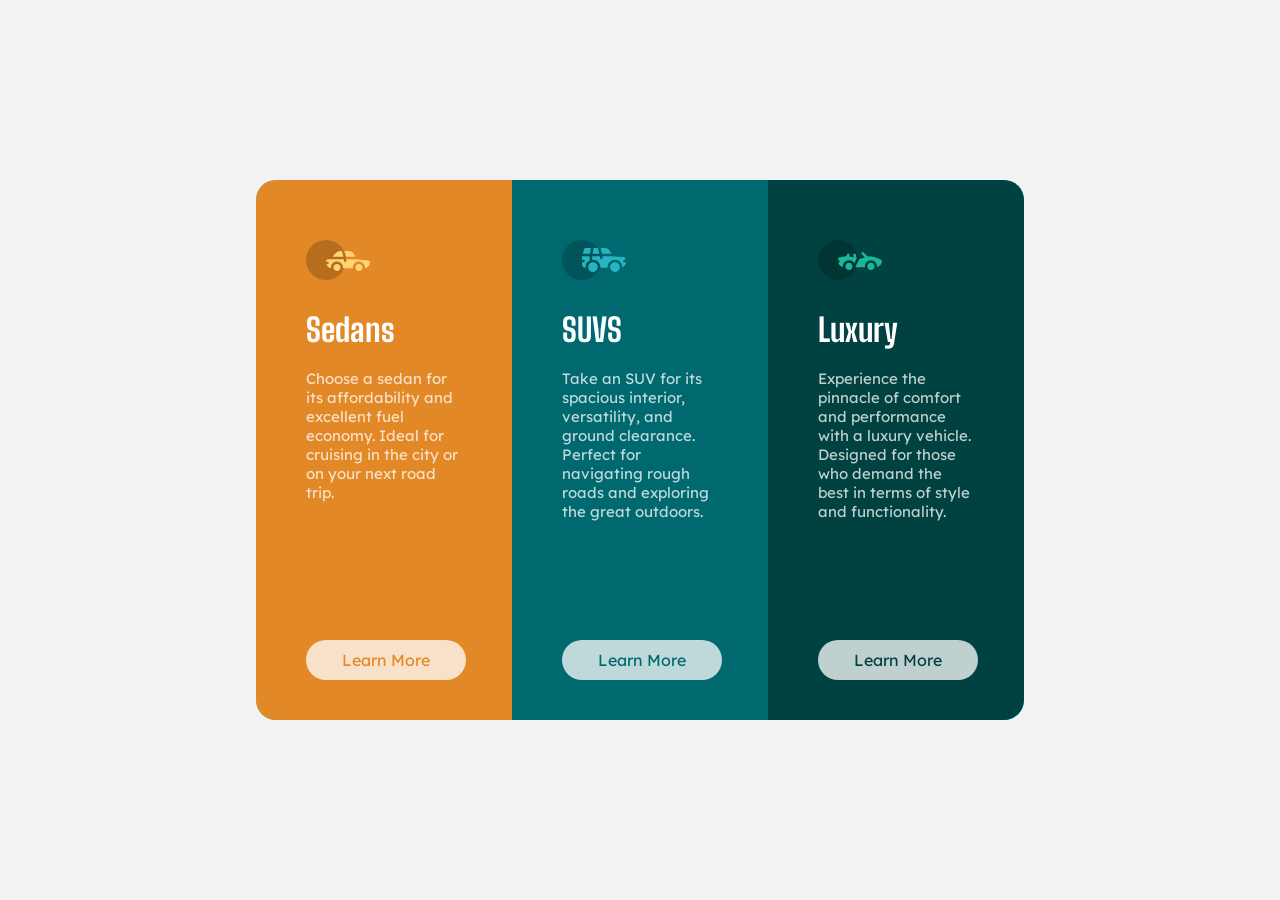
<file: index.html>
<!DOCTYPE html>
<html lang="en">
<head>
    <meta charset="UTF-8">
    <meta name="viewport" content="width=device-width, initial-scale=1.0">
    <title>Document</title>
    <link rel="preconnect" href="https://fonts.googleapis.com">
    <link rel="preconnect" href="https://fonts.googleapis.com">
    <link rel="preconnect" href="https://fonts.gstatic.com" crossorigin>
    <link href="https://fonts.googleapis.com/css2?family=Lexend+Deca:wght@100..900&display=swap" rel="stylesheet">
    <link rel="preconnect" href="https://fonts.googleapis.com">
    <link rel="preconnect" href="https://fonts.gstatic.com" crossorigin>
    <link href="https://fonts.googleapis.com/css2?family=Big+Shoulders:opsz,wght@10..72,100..900&family=Lexend+Deca:wght@100..900&display=swap" rel="stylesheet">
    <link rel="stylesheet" href="styles.css">
</head>
<body>
    <div class="main-box">
        <div class="sedans">
        <img class="section-icon" src="images/icon-sedans.svg" alt="sedans icon">
            <h2 class="section-title">Sedans</h2>
            <p class="section-text">Choose a sedan for its affordability and excellent fuel economy. Ideal for cruising in the city or on your next road trip.</p>
            <div class="learn-more-sedans">
                <p class="learn-more-text">Learn More</p>
            </div>
        </div>
        <div class="suvs">
            <img class="section-icon" src="images/icon-suvs.svg" alt="suvs icon">
            <h2 class="section-title">SUVS</h2>   
            <p class="section-text">Take an SUV for its spacious interior, versatility, and ground clearance. Perfect for navigating rough roads and exploring the great outdoors.</p>
            <div class="learn-more-suvs">
                <p class="learn-more-text">Learn More</p>
            </div>
        </div>
        <div class="luxury">
            <img class="section-icon" src="images/icon-luxury.svg" alt="luxury icon">
            <h2 class="section-title">Luxury</h2>
            <p class="section-text">Experience the pinnacle of comfort and performance with a luxury vehicle. Designed for those who demand the best in terms of style and functionality.</p>
            <div class="learn-more-luxury">
                <p class="learn-more-text">Learn More</p>
            </div>
        </div>
    </div>
</body>
</html>
</file>
<file: styles.css>
* {
    padding: 0;
    margin: 0;
    box-sizing: border-box;
}

body {
    background-color: hsl(0, 0%, 95%);
    min-height: 100vh;
    display: flex;
    justify-content: center;
    align-items: center;
}
/* font for the paragraphs */
.lexend-deca {
    font-family: 'Lexend Deca', sans-serif;
    font-weight: 400;
}
/* font for the headings */
.big-shoulders {
    font-family: 'Big Shoulders', cursive;
    font-weight: 700;
}
/* main box that contains the three boxes */
.main-box {

    width: 60vw;
    height: 60vh;
    background-color: aqua;
    display: flex;
    grid-row: 3;
    border-radius: 20px;
    overflow: hidden;
}
/* the three boxes inside the main box */
.sedans {
    background-color: hsl(31, 77%, 52%);
    flex: 1;
    display: flex;
    flex-direction: column;
}


.suvs {
    background-color: hsl(184, 100%, 22%);
    flex: 1;
    display: flex;
    flex-direction: column;
}

.luxury {
    background-color: hsl(179, 100%, 13%);
    flex: 1;
    display: flex;
    flex-direction: column;
}
/* the heading inside the three boxes */
.section-title {
    font-family: 'Big Shoulders', cursive;
    font-weight: 700;
    font-size: 2rem;
    color: white;
    margin-left: 50px;
    margin-top: 30px;
}
/* the icon inside the three boxes */
.section-icon {
    display: block;
    margin: 60px auto 0 50px;
}
/* the paragraph inside the three boxes */
.section-text {
    font-family: 'Lexend Deca', sans-serif;
    font-weight: 400;
    font-size: 15px;
    color: hsla(0, 0%, 100%, 0.75);
    margin-left: 50px;
    margin-top: 20px;
    width: 60%;
}
/* the "learn more" button inside the three boxes */
.learn-more-sedans {
    color: hsl(31, 77%, 52%);
    font-family: 'Lexend Deca', sans-serif;
    background-color: hsla(0, 0%, 100%, 0.75);
    width: 160px;
    height: 40px;
    border-radius: 20px;
    margin-left: 50px;
    margin-top: auto;
    margin-bottom: 40px;
    padding: 70px auto;
    display: flex;
    justify-content: center;
    align-items: center;
}

.learn-more-suvs {
   color: hsl(184, 100%, 22%);
    font-family: 'Lexend Deca', sans-serif;
    background-color: hsla(0, 0%, 100%, 0.75);
    width: 160px;
    height: 40px;
    border-radius: 20px;
    margin-left: 50px;
    margin-top: auto;
    margin-bottom: 40px;
    padding: 70px auto;
    display: flex;
    justify-content: center;
    align-items: center;
}

.learn-more-luxury {
    color: hsl(179, 100%, 13%);
    font-family: 'Lexend Deca', sans-serif;
    background-color: hsla(0, 0%, 100%, 0.75);
    width: 160px;
    height: 40px;
    border-radius: 20px;
    margin-left: 50px;
    margin-top: auto;
    margin-bottom: 40px;
    padding: 70px auto;
    display: flex;
    justify-content: center;
    align-items: center;
}
</file>
